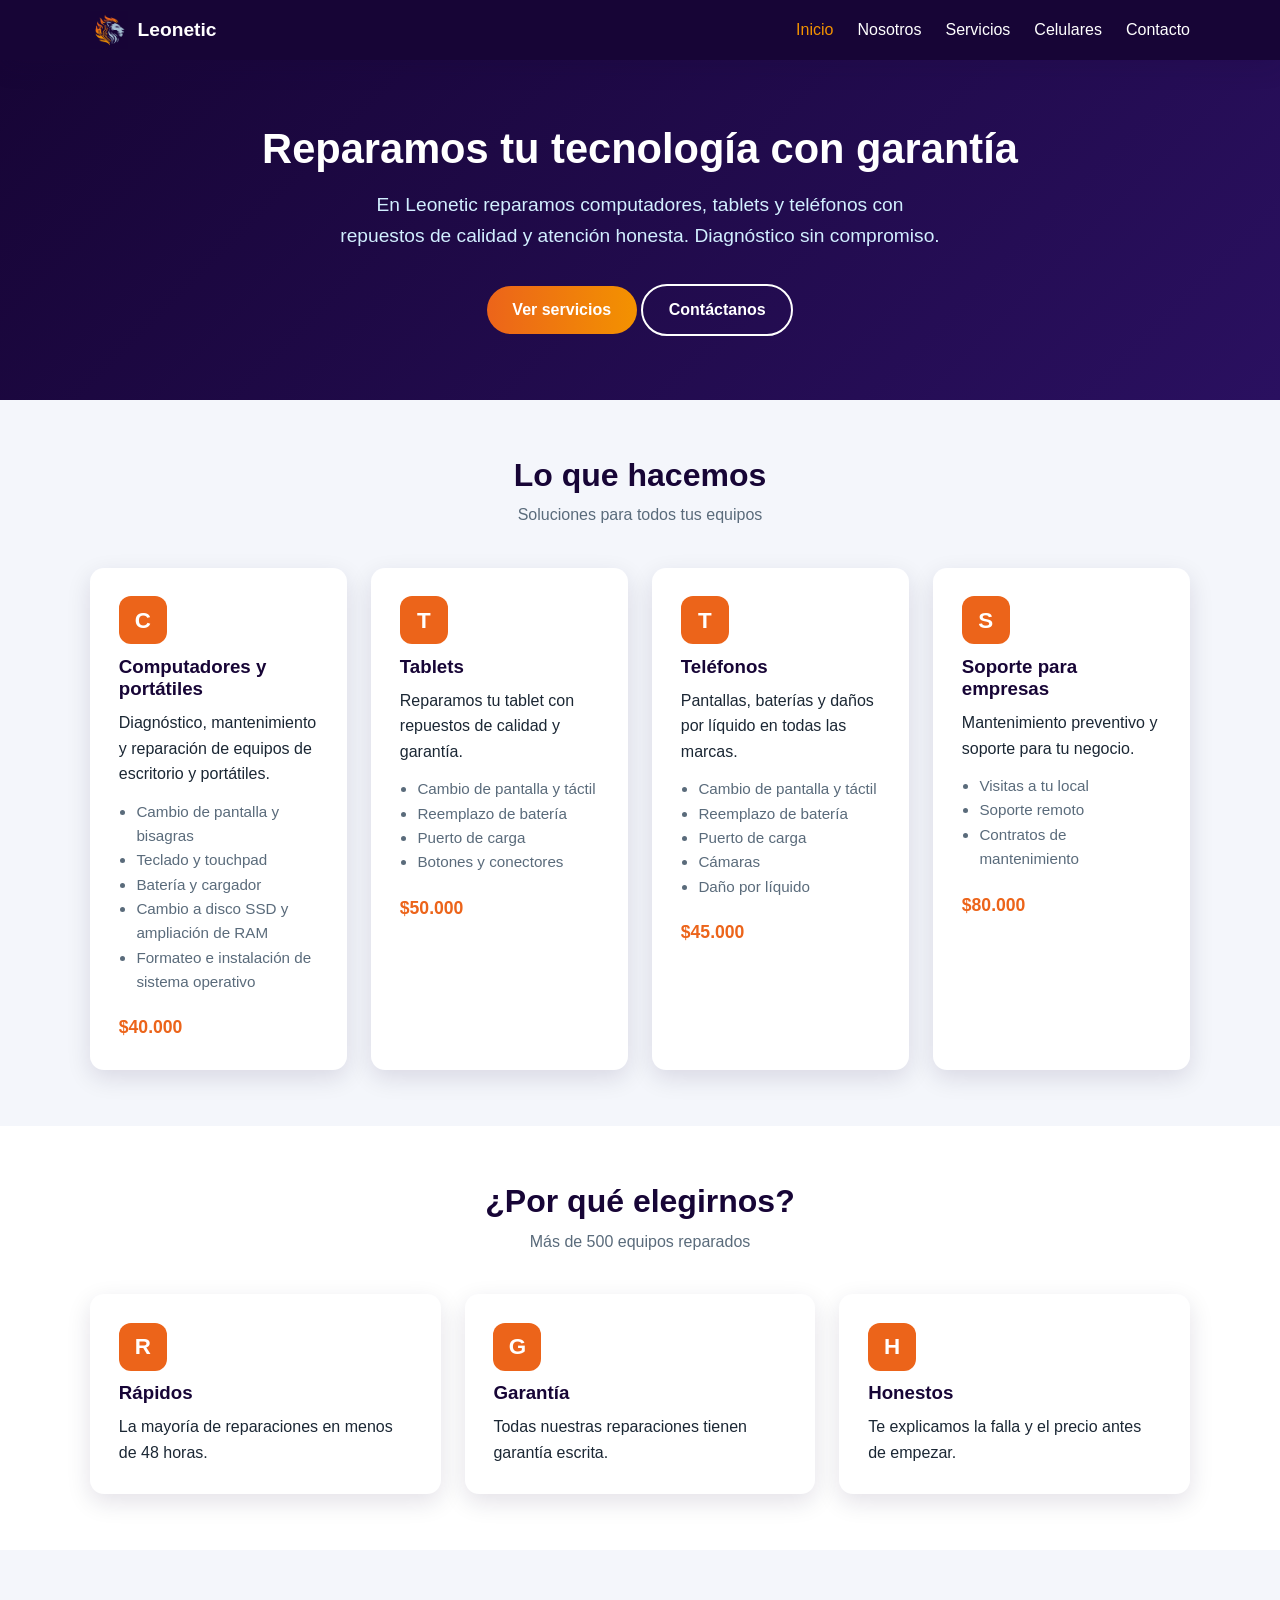
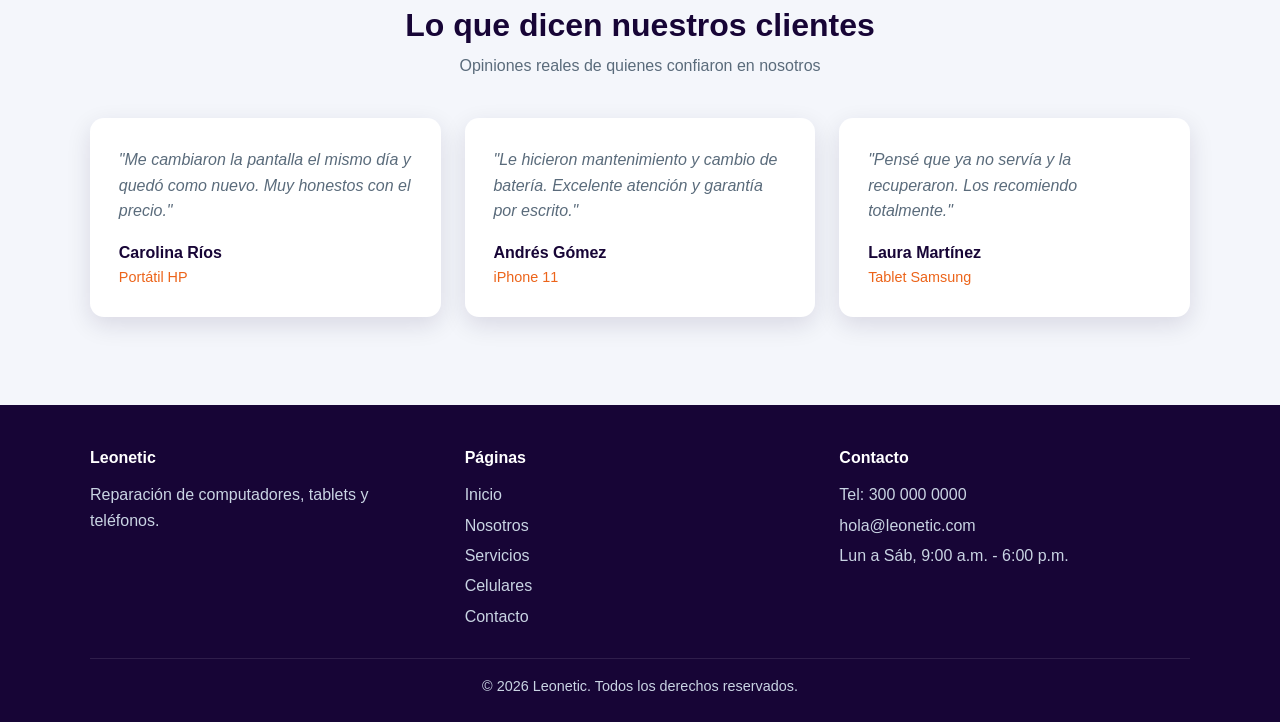
<file: index.html>
<!DOCTYPE html>
<html lang="es">
  <head>
    <meta charset="UTF-8" />
    <meta name="viewport" content="width=device-width, initial-scale=1.0" />
    <title>Leonetic | Reparación de computadores, tablets y teléfonos</title>
    <link rel="icon" href="img/favicon.ico" />
    <link rel="stylesheet" href="css/estilos.css" />
  </head>
  <body>
    <!-- ===== MENÚ DE NAVEGACIÓN (igual en todas las páginas) ===== -->
    <header class="barra">
      <nav class="contenedor">
        <a href="index.html" class="logo">
          <img src="img/logo.png" alt="Logo Leonetic" />
          Leonetic
        </a>
        <button class="hamburguesa" onclick="alternarMenu()">☰</button>
        <ul class="menu" id="menu">
          <li><a href="index.html" class="activo">Inicio</a></li>
          <li><a href="nosotros.html">Nosotros</a></li>
          <li><a href="servicios.html">Servicios</a></li>
          <li><a href="celulares.html">Celulares</a></li>
          <li>
            <a href="contacto.html">Contacto
              <span id="contador" style="background:var(--naranja);border-radius:50%;padding:1px 7px;font-size:0.8rem;display:none;"></span>
            </a>
          </li>
        </ul>
      </nav>
    </header>

    <!-- ===== PORTADA (HERO) ===== -->
    <section class="hero">
      <div class="contenedor">
        <span class="saludo" id="saludo" style="display:none"></span>
        <h1>Reparamos tu tecnología con garantía</h1>
        <p>
          En Leonetic reparamos computadores, tablets y teléfonos con repuestos
          de calidad y atención honesta. Diagnóstico sin compromiso.
        </p>
        <a href="servicios.html" class="boton">Ver servicios</a>
        <a href="contacto.html" class="boton boton-secundario" style="color:#fff;border-color:#fff">Contáctanos</a>
      </div>
    </section>

    <!-- ===== SERVICIOS DESTACADOS (generados con JavaScript) ===== -->
    <section class="seccion">
      <div class="contenedor">
        <h2 class="titulo-seccion">Lo que hacemos</h2>
        <p class="subtitulo">Soluciones para todos tus equipos</p>
        <!-- Este contenedor se llena desde servicios.js -->
        <div class="grilla" id="servicios-inicio"></div>
      </div>
    </section>

    <!-- ===== POR QUÉ LEONETIC ===== -->
    <section class="seccion" style="background:#fff">
      <div class="contenedor">
        <h2 class="titulo-seccion">¿Por qué elegirnos?</h2>
        <p class="subtitulo">Más de 500 equipos reparados</p>
        <div class="grilla">
          <div class="tarjeta">
            <div class="badge">R</div>
            <h3>Rápidos</h3>
            <p>La mayoría de reparaciones en menos de 48 horas.</p>
          </div>
          <div class="tarjeta">
            <div class="badge">G</div>
            <h3>Garantía</h3>
            <p>Todas nuestras reparaciones tienen garantía escrita.</p>
          </div>
          <div class="tarjeta">
            <div class="badge">H</div>
            <h3>Honestos</h3>
            <p>Te explicamos la falla y el precio antes de empezar.</p>
          </div>
        </div>
      </div>
    </section>

    <!-- ===== TESTIMONIOS (generados con JavaScript) ===== -->
    <section class="seccion">
      <div class="contenedor">
        <h2 class="titulo-seccion">Lo que dicen nuestros clientes</h2>
        <p class="subtitulo">Opiniones reales de quienes confiaron en nosotros</p>
        <!-- Este contenedor se llena desde testimonios.js -->
        <div class="grilla" id="lista-testimonios"></div>
      </div>
    </section>

    <!-- ===== FOOTER (igual en todas las páginas) ===== -->
    <footer class="pie">
      <div class="contenedor">
        <div class="columnas">
          <div>
            <h4>Leonetic</h4>
            <p>Reparación de computadores, tablets y teléfonos.</p>
          </div>
          <div>
            <h4>Páginas</h4>
            <a href="index.html">Inicio</a>
            <a href="nosotros.html">Nosotros</a>
            <a href="servicios.html">Servicios</a>
            <a href="celulares.html">Celulares</a>
            <a href="contacto.html">Contacto</a>
          </div>
          <div>
            <h4>Contacto</h4>
            <a href="tel:+573000000000">Tel: 300 000 0000</a>
            <a href="mailto:hola@leonetic.com">hola@leonetic.com</a>
            <p>Lun a Sáb, 9:00 a.m. - 6:00 p.m.</p>
          </div>
        </div>
        <div class="derechos">
          &copy; <span id="anio"></span> Leonetic. Todos los derechos reservados.
        </div>
      </div>
    </footer>

    <!-- ===== Scripts ===== -->
    <script src="js/datos.js"></script>
    <script src="js/comun.js"></script>
    <script src="js/servicios.js"></script>
    <script src="js/testimonios.js"></script>
    <script>
      // Pintamos los servicios en la página de inicio (sin botón de cotización)
      pintarServicios("servicios-inicio", false);
    </script>
  </body>
</html>
</file>
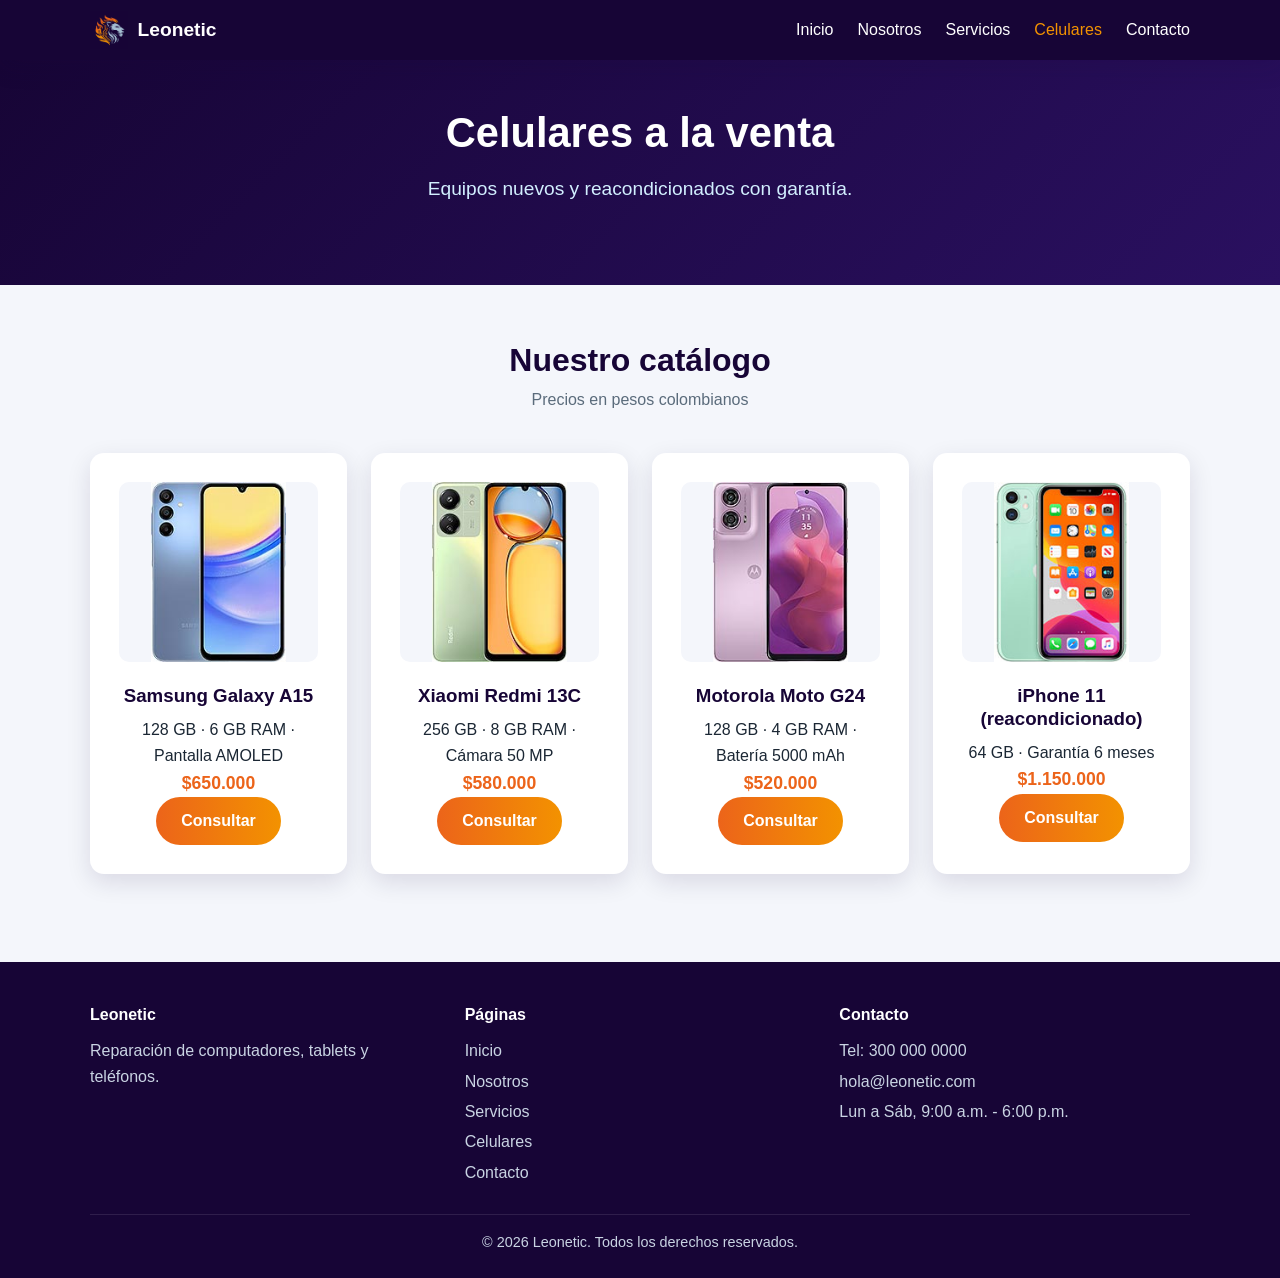
<file: celulares.html>
<!DOCTYPE html>
<html lang="es">
  <head>
    <meta charset="UTF-8" />
    <meta name="viewport" content="width=device-width, initial-scale=1.0" />
    <title>Celulares | Leonetic</title>
    <link rel="icon" href="img/favicon.ico" />
    <link rel="stylesheet" href="css/estilos.css" />
  </head>
  <body>
    <!-- ===== MENÚ DE NAVEGACIÓN ===== -->
    <header class="barra">
      <nav class="contenedor">
        <a href="index.html" class="logo">
          <img src="img/logo.png" alt="Logo Leonetic" />
          Leonetic
        </a>
        <button class="hamburguesa" onclick="alternarMenu()">☰</button>
        <ul class="menu" id="menu">
          <li><a href="index.html">Inicio</a></li>
          <li><a href="nosotros.html">Nosotros</a></li>
          <li><a href="servicios.html">Servicios</a></li>
          <li><a href="celulares.html" class="activo">Celulares</a></li>
          <li>
            <a href="contacto.html">Contacto
              <span id="contador" style="background:var(--naranja);border-radius:50%;padding:1px 7px;font-size:0.8rem;display:none;"></span>
            </a>
          </li>
        </ul>
      </nav>
    </header>

    <!-- ===== ENCABEZADO ===== -->
    <section class="hero" style="padding:3rem 0">
      <div class="contenedor">
        <span class="saludo" id="saludo" style="display:none"></span>
        <h1>Celulares a la venta</h1>
        <p>Equipos nuevos y reacondicionados con garantía.</p>
      </div>
    </section>

    <!-- ===== CATÁLOGO DE CELULARES (generado con JavaScript) ===== -->
    <section class="seccion">
      <div class="contenedor">
        <h2 class="titulo-seccion">Nuestro catálogo</h2>
        <p class="subtitulo">Precios en pesos colombianos</p>
        <!-- Este contenedor se llena desde celulares.js -->
        <div class="grilla" id="lista-celulares"></div>
      </div>
    </section>

    <!-- ===== FOOTER ===== -->
    <footer class="pie">
      <div class="contenedor">
        <div class="columnas">
          <div>
            <h4>Leonetic</h4>
            <p>Reparación de computadores, tablets y teléfonos.</p>
          </div>
          <div>
            <h4>Páginas</h4>
            <a href="index.html">Inicio</a>
            <a href="nosotros.html">Nosotros</a>
            <a href="servicios.html">Servicios</a>
            <a href="celulares.html">Celulares</a>
            <a href="contacto.html">Contacto</a>
          </div>
          <div>
            <h4>Contacto</h4>
            <a href="tel:+573000000000">Tel: 300 000 0000</a>
            <a href="mailto:hola@leonetic.com">hola@leonetic.com</a>
            <p>Lun a Sáb, 9:00 a.m. - 6:00 p.m.</p>
          </div>
        </div>
        <div class="derechos">
          &copy; <span id="anio"></span> Leonetic. Todos los derechos reservados.
        </div>
      </div>
    </footer>

    <!-- ===== Scripts ===== -->
    <script src="js/datos.js"></script>
    <script src="js/comun.js"></script>
    <script src="js/celulares.js"></script>
  </body>
</html>
</file>
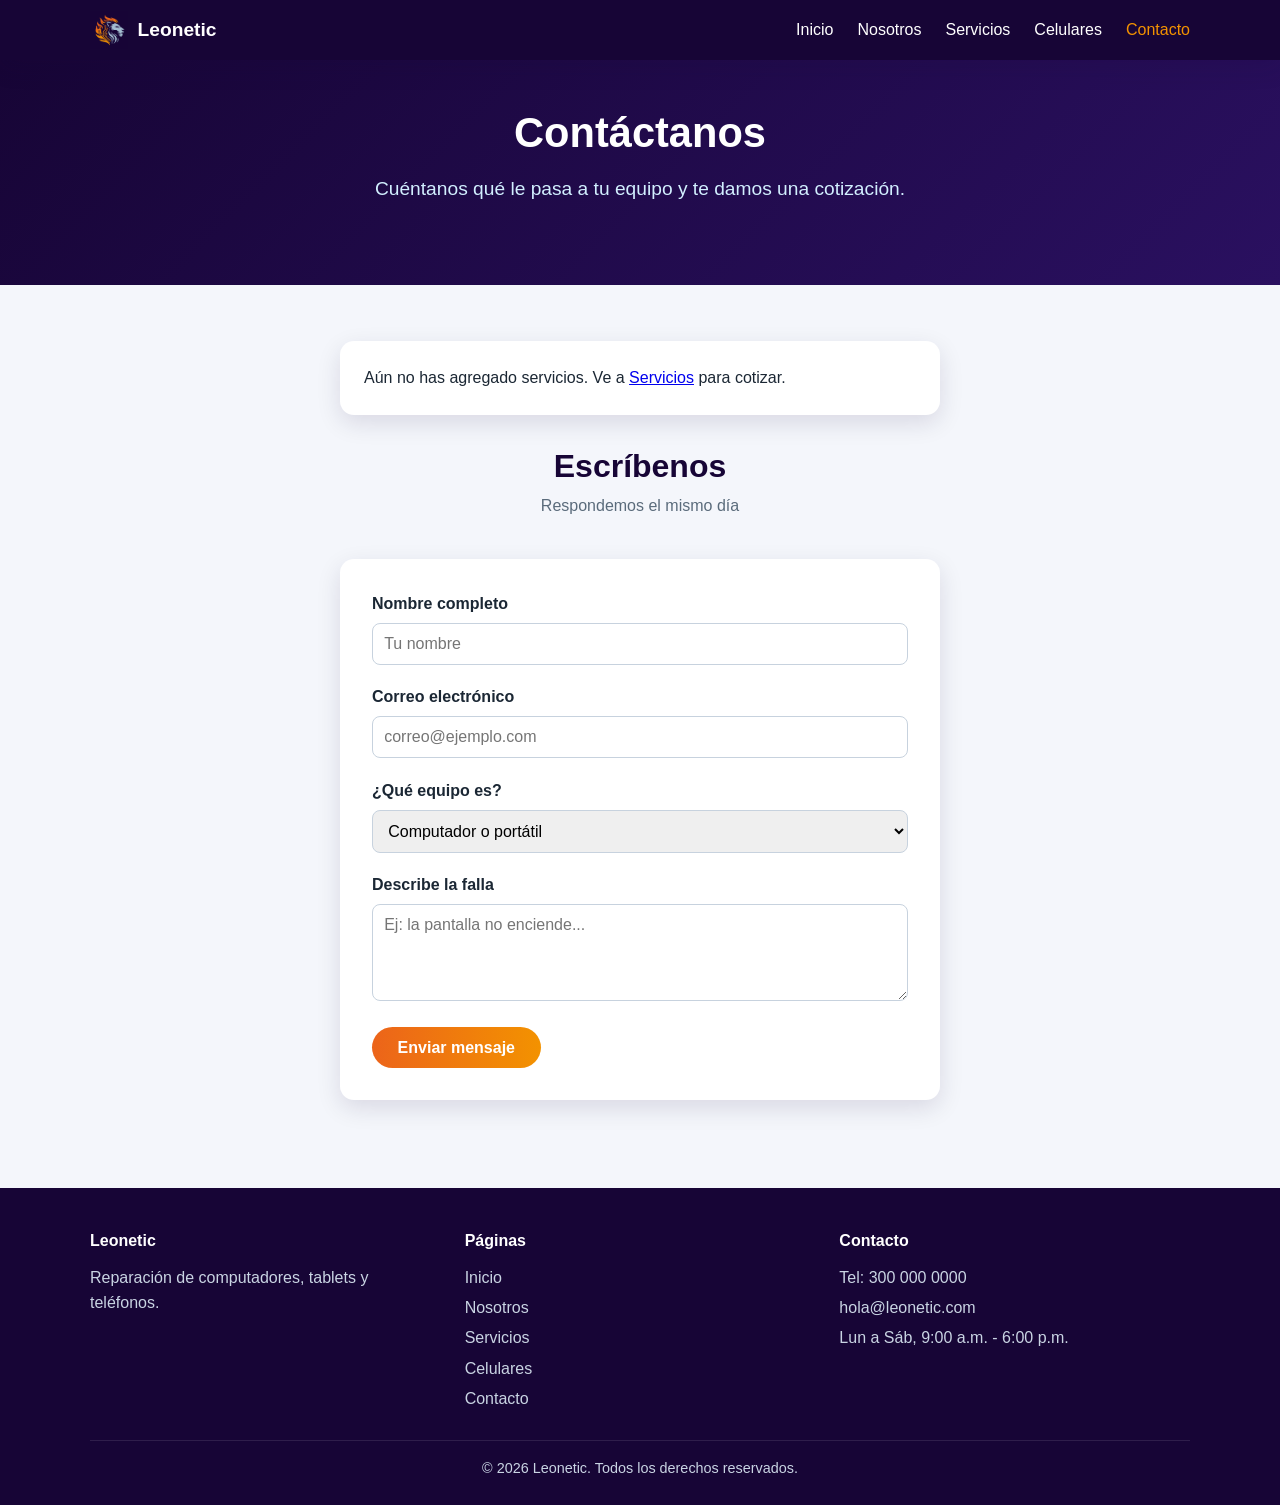
<file: contacto.html>
<!DOCTYPE html>
<html lang="es">
  <head>
    <meta charset="UTF-8" />
    <meta name="viewport" content="width=device-width, initial-scale=1.0" />
    <title>Contacto | Leonetic</title>
    <link rel="icon" href="img/favicon.ico" />
    <link rel="stylesheet" href="css/estilos.css" />
  </head>
  <body>
    <!-- ===== MENÚ DE NAVEGACIÓN ===== -->
    <header class="barra">
      <nav class="contenedor">
        <a href="index.html" class="logo">
          <img src="img/logo.png" alt="Logo Leonetic" />
          Leonetic
        </a>
        <button class="hamburguesa" onclick="alternarMenu()">☰</button>
        <ul class="menu" id="menu">
          <li><a href="index.html">Inicio</a></li>
          <li><a href="nosotros.html">Nosotros</a></li>
          <li><a href="servicios.html">Servicios</a></li>
          <li><a href="celulares.html">Celulares</a></li>
          <li>
            <a href="contacto.html" class="activo">Contacto
              <span id="contador" style="background:var(--naranja);border-radius:50%;padding:1px 7px;font-size:0.8rem;display:none;"></span>
            </a>
          </li>
        </ul>
      </nav>
    </header>

    <!-- ===== ENCABEZADO ===== -->
    <section class="hero" style="padding:3rem 0">
      <div class="contenedor">
        <span class="saludo" id="saludo" style="display:none"></span>
        <h1>Contáctanos</h1>
        <p>Cuéntanos qué le pasa a tu equipo y te damos una cotización.</p>
      </div>
    </section>

    <section class="seccion">
      <div class="contenedor">
        <!-- ===== RESUMEN DE COTIZACIÓN (desde sessionStorage) ===== -->
        <div class="resumen" id="resumen-cotizacion"></div>

        <!-- ===== FORMULARIO ===== -->
        <h2 class="titulo-seccion">Escríbenos</h2>
        <p class="subtitulo">Respondemos el mismo día</p>

        <form class="formulario" id="form-contacto">
          <div class="campo">
            <label for="nombre">Nombre completo</label>
            <input type="text" id="nombre" placeholder="Tu nombre" required />
          </div>

          <div class="campo">
            <label for="correo">Correo electrónico</label>
            <input type="email" id="correo" placeholder="correo@ejemplo.com" required />
          </div>

          <div class="campo">
            <label for="equipo">¿Qué equipo es?</label>
            <select id="equipo">
              <option value="computador">Computador o portátil</option>
              <option value="tablet">Tablet</option>
              <option value="telefono">Teléfono</option>
              <option value="otro">Otro</option>
            </select>
          </div>

          <div class="campo">
            <label for="mensaje">Describe la falla</label>
            <textarea id="mensaje" rows="4" placeholder="Ej: la pantalla no enciende..." required></textarea>
          </div>

          <button type="submit" class="boton">Enviar mensaje</button>

          <!-- Mensaje de éxito (aparece con JavaScript) -->
          <div class="mensaje-ok" id="mensaje-ok"></div>
        </form>
      </div>
    </section>

    <!-- ===== FOOTER ===== -->
    <footer class="pie">
      <div class="contenedor">
        <div class="columnas">
          <div>
            <h4>Leonetic</h4>
            <p>Reparación de computadores, tablets y teléfonos.</p>
          </div>
          <div>
            <h4>Páginas</h4>
            <a href="index.html">Inicio</a>
            <a href="nosotros.html">Nosotros</a>
            <a href="servicios.html">Servicios</a>
            <a href="celulares.html">Celulares</a>
            <a href="contacto.html">Contacto</a>
          </div>
          <div>
            <h4>Contacto</h4>
            <a href="tel:+573000000000">Tel: 300 000 0000</a>
            <a href="mailto:hola@leonetic.com">hola@leonetic.com</a>
            <p>Lun a Sáb, 9:00 a.m. - 6:00 p.m.</p>
          </div>
        </div>
        <div class="derechos">
          &copy; <span id="anio"></span> Leonetic. Todos los derechos reservados.
        </div>
      </div>
    </footer>

    <!-- ===== Scripts ===== -->
    <script src="js/datos.js"></script>
    <script src="js/comun.js"></script>
    <script src="js/contacto.js"></script>
  </body>
</html>
</file>
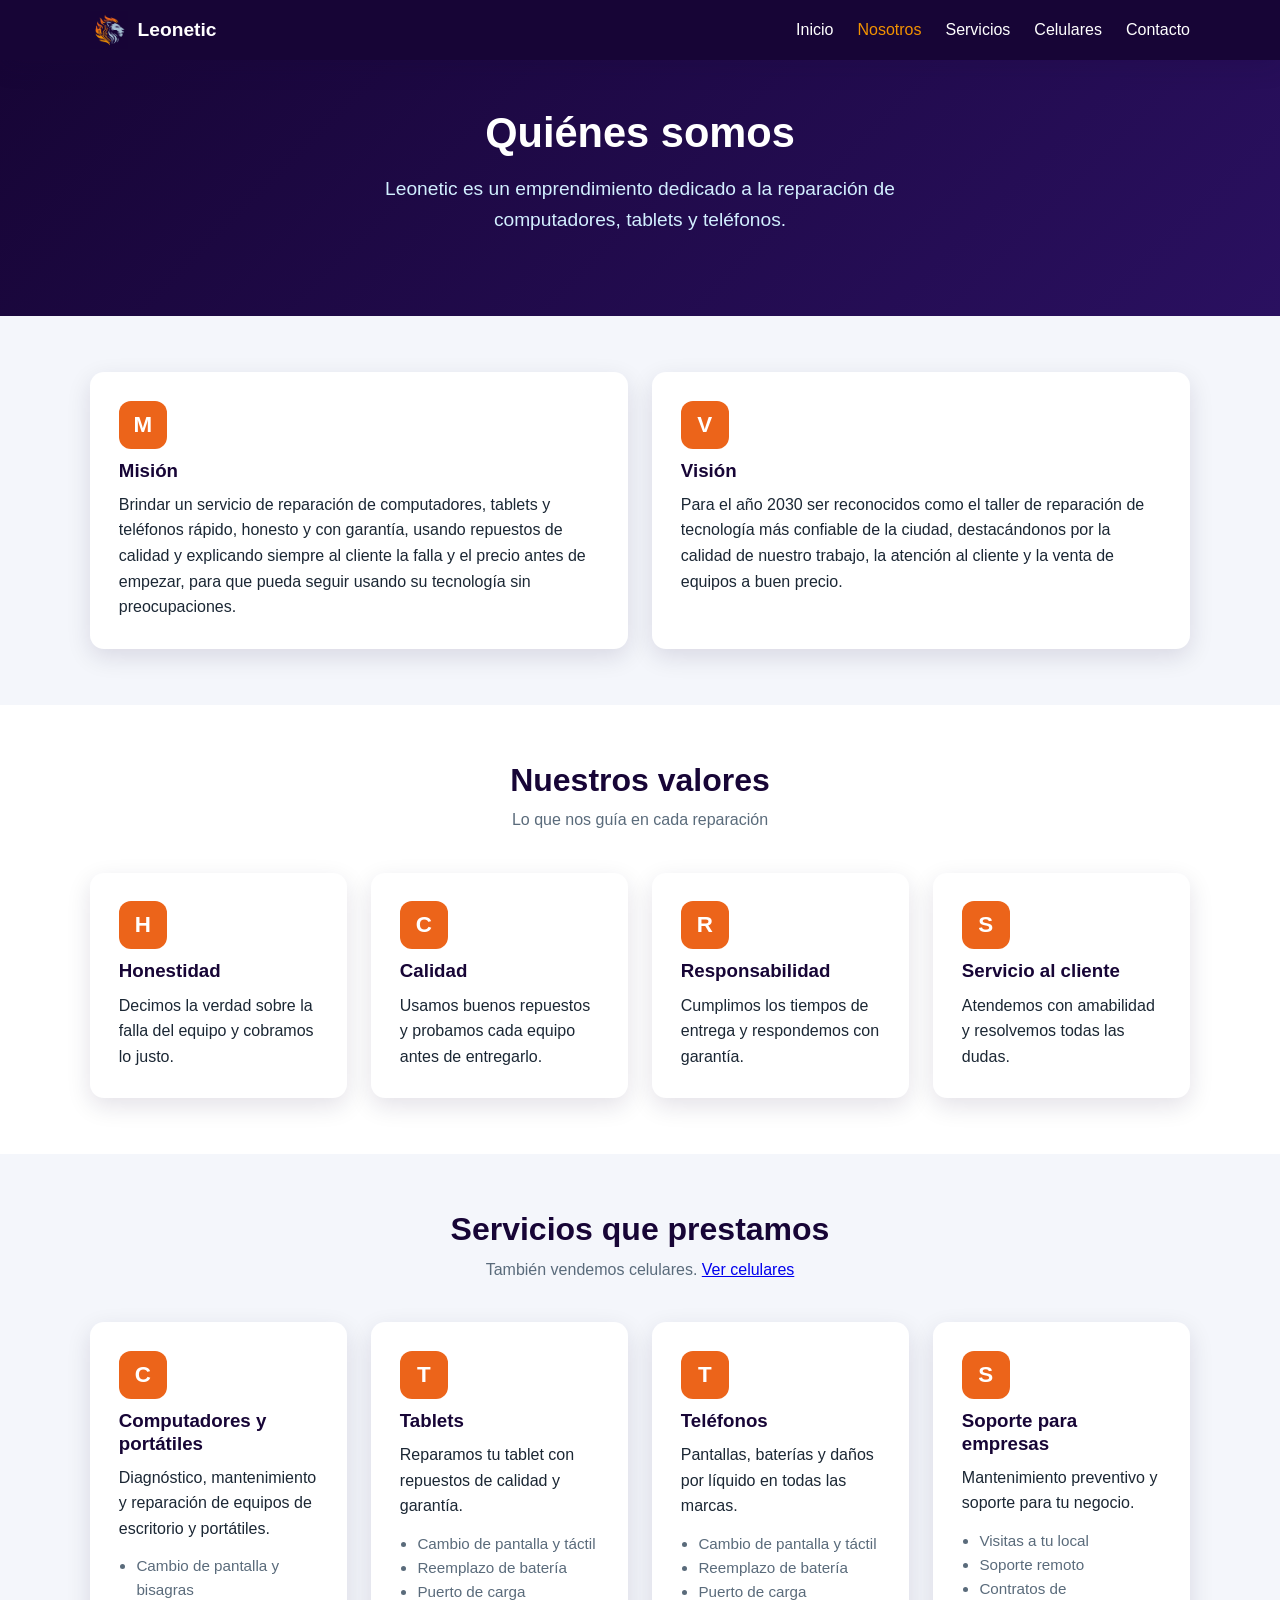
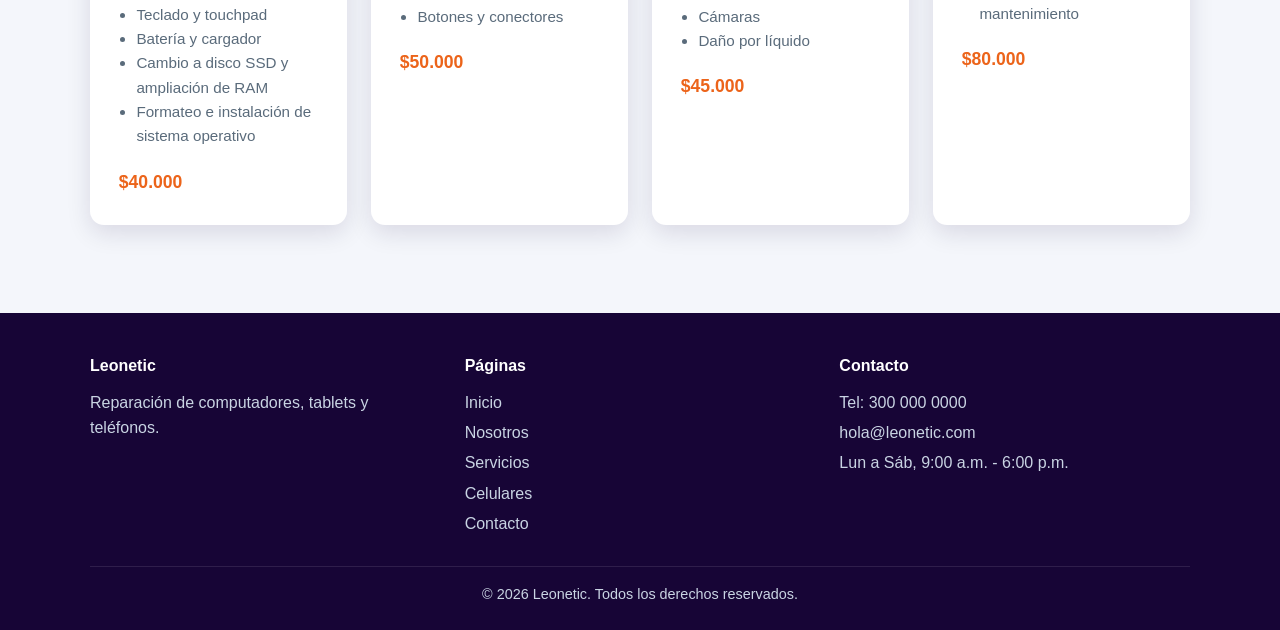
<file: nosotros.html>
<!DOCTYPE html>
<html lang="es">
  <head>
    <meta charset="UTF-8" />
    <meta name="viewport" content="width=device-width, initial-scale=1.0" />
    <title>Nosotros | Leonetic</title>
    <link rel="icon" href="img/favicon.ico" />
    <link rel="stylesheet" href="css/estilos.css" />
  </head>
  <body>
    <!-- ===== MENÚ DE NAVEGACIÓN ===== -->
    <header class="barra">
      <nav class="contenedor">
        <a href="index.html" class="logo">
          <img src="img/logo.png" alt="Logo Leonetic" />
          Leonetic
        </a>
        <button class="hamburguesa" onclick="alternarMenu()">☰</button>
        <ul class="menu" id="menu">
          <li><a href="index.html">Inicio</a></li>
          <li><a href="nosotros.html" class="activo">Nosotros</a></li>
          <li><a href="servicios.html">Servicios</a></li>
          <li><a href="celulares.html">Celulares</a></li>
          <li>
            <a href="contacto.html">Contacto
              <span id="contador" style="background:var(--naranja);border-radius:50%;padding:1px 7px;font-size:0.8rem;display:none;"></span>
            </a>
          </li>
        </ul>
      </nav>
    </header>

    <!-- ===== ENCABEZADO DE LA PÁGINA ===== -->
    <section class="hero" style="padding:3rem 0">
      <div class="contenedor">
        <span class="saludo" id="saludo" style="display:none"></span>
        <h1>Quiénes somos</h1>
        <p>Leonetic es un emprendimiento dedicado a la reparación de computadores, tablets y teléfonos.</p>
      </div>
    </section>

    <!-- ===== MISIÓN Y VISIÓN ===== -->
    <section class="seccion">
      <div class="contenedor">
        <div class="grilla">
          <div class="tarjeta">
            <div class="badge">M</div>
            <h3>Misión</h3>
            <p>
              Brindar un servicio de reparación de computadores, tablets y teléfonos
              rápido, honesto y con garantía, usando repuestos de calidad y explicando
              siempre al cliente la falla y el precio antes de empezar, para que pueda
              seguir usando su tecnología sin preocupaciones.
            </p>
          </div>
          <div class="tarjeta">
            <div class="badge">V</div>
            <h3>Visión</h3>
            <p>
              Para el año 2030 ser reconocidos como el taller de reparación de
              tecnología más confiable de la ciudad, destacándonos por la calidad de
              nuestro trabajo, la atención al cliente y la venta de equipos a buen precio.
            </p>
          </div>
        </div>
      </div>
    </section>

    <!-- ===== VALORES ===== -->
    <section class="seccion" style="background:#fff">
      <div class="contenedor">
        <h2 class="titulo-seccion">Nuestros valores</h2>
        <p class="subtitulo">Lo que nos guía en cada reparación</p>
        <div class="grilla">
          <div class="tarjeta">
            <div class="badge">H</div>
            <h3>Honestidad</h3>
            <p>Decimos la verdad sobre la falla del equipo y cobramos lo justo.</p>
          </div>
          <div class="tarjeta">
            <div class="badge">C</div>
            <h3>Calidad</h3>
            <p>Usamos buenos repuestos y probamos cada equipo antes de entregarlo.</p>
          </div>
          <div class="tarjeta">
            <div class="badge">R</div>
            <h3>Responsabilidad</h3>
            <p>Cumplimos los tiempos de entrega y respondemos con garantía.</p>
          </div>
          <div class="tarjeta">
            <div class="badge">S</div>
            <h3>Servicio al cliente</h3>
            <p>Atendemos con amabilidad y resolvemos todas las dudas.</p>
          </div>
        </div>
      </div>
    </section>

    <!-- ===== PRODUCTOS Y SERVICIOS (generados con JavaScript) ===== -->
    <section class="seccion">
      <div class="contenedor">
        <h2 class="titulo-seccion">Servicios que prestamos</h2>
        <p class="subtitulo">También vendemos celulares. <a href="celulares.html">Ver celulares</a></p>
        <div class="grilla" id="servicios-nosotros"></div>
      </div>
    </section>

    <!-- ===== FOOTER ===== -->
    <footer class="pie">
      <div class="contenedor">
        <div class="columnas">
          <div>
            <h4>Leonetic</h4>
            <p>Reparación de computadores, tablets y teléfonos.</p>
          </div>
          <div>
            <h4>Páginas</h4>
            <a href="index.html">Inicio</a>
            <a href="nosotros.html">Nosotros</a>
            <a href="servicios.html">Servicios</a>
            <a href="celulares.html">Celulares</a>
            <a href="contacto.html">Contacto</a>
          </div>
          <div>
            <h4>Contacto</h4>
            <a href="tel:+573000000000">Tel: 300 000 0000</a>
            <a href="mailto:hola@leonetic.com">hola@leonetic.com</a>
            <p>Lun a Sáb, 9:00 a.m. - 6:00 p.m.</p>
          </div>
        </div>
        <div class="derechos">
          &copy; <span id="anio"></span> Leonetic. Todos los derechos reservados.
        </div>
      </div>
    </footer>

    <!-- ===== Scripts ===== -->
    <script src="js/datos.js"></script>
    <script src="js/comun.js"></script>
    <script src="js/servicios.js"></script>
    <script>
      pintarServicios("servicios-nosotros", false);
    </script>
  </body>
</html>
</file>
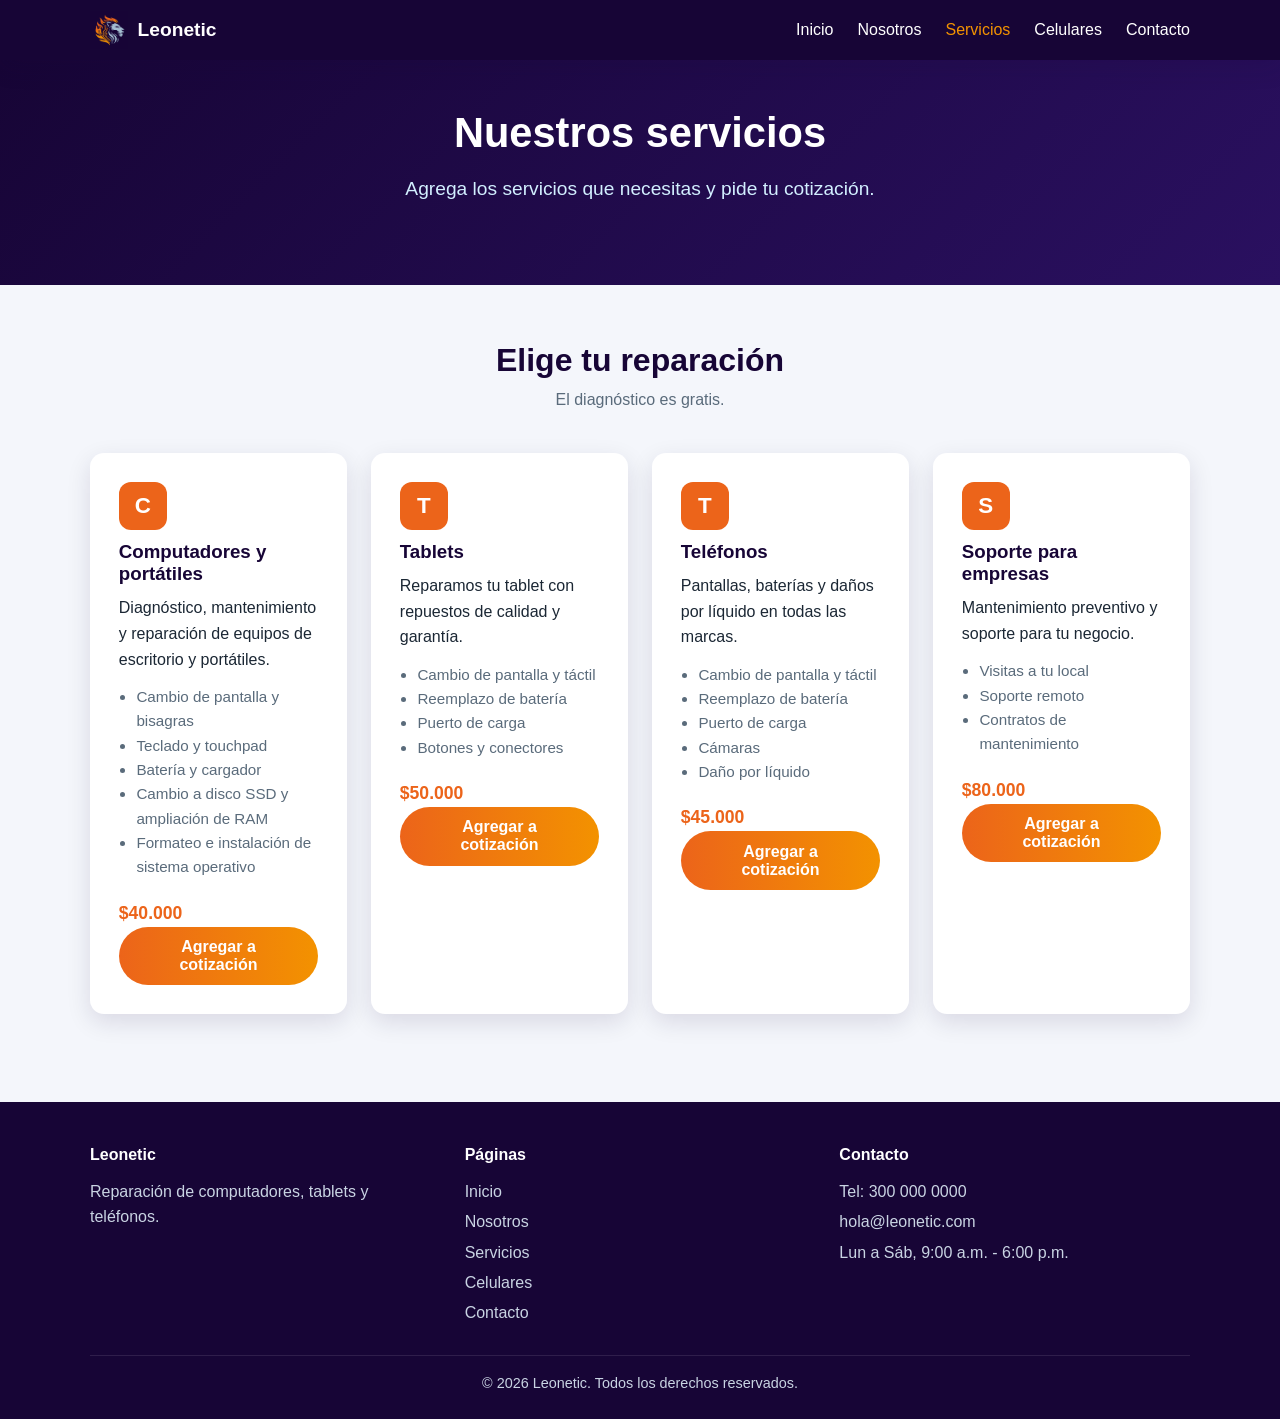
<file: servicios.html>
<!DOCTYPE html>
<html lang="es">
  <head>
    <meta charset="UTF-8" />
    <meta name="viewport" content="width=device-width, initial-scale=1.0" />
    <title>Servicios | Leonetic</title>
    <link rel="icon" href="img/favicon.ico" />
    <link rel="stylesheet" href="css/estilos.css" />
  </head>
  <body>
    <!-- ===== MENÚ DE NAVEGACIÓN ===== -->
    <header class="barra">
      <nav class="contenedor">
        <a href="index.html" class="logo">
          <img src="img/logo.png" alt="Logo Leonetic" />
          Leonetic
        </a>
        <button class="hamburguesa" onclick="alternarMenu()">☰</button>
        <ul class="menu" id="menu">
          <li><a href="index.html">Inicio</a></li>
          <li><a href="nosotros.html">Nosotros</a></li>
          <li><a href="servicios.html" class="activo">Servicios</a></li>
          <li><a href="celulares.html">Celulares</a></li>
          <li>
            <a href="contacto.html">Contacto
              <span id="contador" style="background:var(--naranja);border-radius:50%;padding:1px 7px;font-size:0.8rem;display:none;"></span>
            </a>
          </li>
        </ul>
      </nav>
    </header>

    <!-- ===== ENCABEZADO DE LA PÁGINA ===== -->
    <section class="hero" style="padding:3rem 0">
      <div class="contenedor">
        <span class="saludo" id="saludo" style="display:none"></span>
        <h1>Nuestros servicios</h1>
        <p>Agrega los servicios que necesitas y pide tu cotización.</p>
      </div>
    </section>

    <!-- ===== CATÁLOGO DE SERVICIOS (generado con JavaScript) ===== -->
    <section class="seccion">
      <div class="contenedor">
        <h2 class="titulo-seccion">Elige tu reparación</h2>
        <p class="subtitulo">El diagnóstico es gratis.</p>
        <!-- Este contenedor se llena desde servicios.js, con botones -->
        <div class="grilla" id="servicios-lista"></div>
      </div>
    </section>

    <!-- ===== FOOTER ===== -->
    <footer class="pie">
      <div class="contenedor">
        <div class="columnas">
          <div>
            <h4>Leonetic</h4>
            <p>Reparación de computadores, tablets y teléfonos.</p>
          </div>
          <div>
            <h4>Páginas</h4>
            <a href="index.html">Inicio</a>
            <a href="nosotros.html">Nosotros</a>
            <a href="servicios.html">Servicios</a>
            <a href="celulares.html">Celulares</a>
            <a href="contacto.html">Contacto</a>
          </div>
          <div>
            <h4>Contacto</h4>
            <a href="tel:+573000000000">Tel: 300 000 0000</a>
            <a href="mailto:hola@leonetic.com">hola@leonetic.com</a>
            <p>Lun a Sáb, 9:00 a.m. - 6:00 p.m.</p>
          </div>
        </div>
        <div class="derechos">
          &copy; <span id="anio"></span> Leonetic. Todos los derechos reservados.
        </div>
      </div>
    </footer>

    <!-- ===== Scripts ===== -->
    <script src="js/datos.js"></script>
    <script src="js/comun.js"></script>
    <script src="js/servicios.js"></script>
    <script>
      // Pintamos los servicios CON botón de "Agregar a cotización"
      pintarServicios("servicios-lista", true);
    </script>
  </body>
</html>
</file>
<file: css/estilos.css>
/* ============================================================
   Leonetic - Hoja de estilos principal
   Diseño estándar para todo el sitio: colores, tipografías,
   botones, tarjetas y títulos iguales en todas las páginas.
   ============================================================ */

/* ---- Variables de color de la marca ---- */
:root {
  --naranja: #ec641a;
  --naranja-claro: #f39200;
  --azul-oscuro: #170536;
  --celeste: #46c8ff;
  --gris-fondo: #f4f6fb;
  --gris-texto: #1b2734;
  --blanco: #ffffff;
  --sombra: 0 8px 24px rgba(23, 5, 54, 0.12);
}

/* ---- Reset básico ---- */
* {
  margin: 0;
  padding: 0;
  box-sizing: border-box;
}

body {
  font-family: "Segoe UI", Arial, sans-serif;
  color: var(--gris-texto);
  background-color: var(--gris-fondo);
  line-height: 1.6;
}

/* ---- Contenedor central ---- */
.contenedor {
  width: 90%;
  max-width: 1100px;
  margin: 0 auto;
}

/* ---- Títulos ---- */
h1, h2, h3 {
  color: var(--azul-oscuro);
  line-height: 1.2;
}

h2.titulo-seccion {
  text-align: center;
  font-size: 2rem;
  margin-bottom: 0.5rem;
}

.subtitulo {
  text-align: center;
  color: #5a6b7b;
  margin-bottom: 2.5rem;
}

/* ============================================================
   MENÚ DE NAVEGACIÓN (igual en todas las páginas)
   ============================================================ */
.barra {
  background-color: var(--azul-oscuro);
  position: sticky;
  top: 0;
  z-index: 50;
  box-shadow: var(--sombra);
}

.barra .contenedor {
  display: flex;
  align-items: center;
  justify-content: space-between;
  padding: 0.7rem 0;
}

.logo {
  display: flex;
  align-items: center;
  gap: 0.6rem;
  color: var(--blanco);
  font-weight: bold;
  font-size: 1.2rem;
  text-decoration: none;
}

.logo img {
  height: 38px;
  width: auto;
}

.menu {
  list-style: none;
  display: flex;
  gap: 1.5rem;
}

.menu a {
  color: var(--blanco);
  text-decoration: none;
  font-weight: 500;
  transition: color 0.2s;
}

.menu a:hover,
.menu a.activo {
  color: var(--naranja-claro);
}

/* Botón hamburguesa (solo visible en celular) */
.hamburguesa {
  display: none;
  background: none;
  border: none;
  color: var(--blanco);
  font-size: 1.8rem;
  cursor: pointer;
}

/* ============================================================
   BOTONES (estilo estándar)
   ============================================================ */
.boton {
  display: inline-block;
  background: linear-gradient(90deg, var(--naranja), var(--naranja-claro));
  color: var(--blanco);
  padding: 0.7rem 1.6rem;
  border: none;
  border-radius: 30px;
  font-size: 1rem;
  font-weight: 600;
  text-decoration: none;
  cursor: pointer;
  transition: transform 0.15s, box-shadow 0.15s;
}

.boton:hover {
  transform: translateY(-2px);
  box-shadow: var(--sombra);
}

.boton-secundario {
  background: transparent;
  color: var(--azul-oscuro);
  border: 2px solid var(--naranja);
}

/* ============================================================
   HERO (portada)
   ============================================================ */
.hero {
  background: linear-gradient(135deg, var(--azul-oscuro), #2a1060);
  color: var(--blanco);
  padding: 4rem 0;
  text-align: center;
}

.hero h1 {
  color: var(--blanco);
  font-size: 2.6rem;
  margin-bottom: 1rem;
}

.hero p {
  font-size: 1.2rem;
  max-width: 600px;
  margin: 0 auto 2rem;
  color: #d2efff;
}

.saludo {
  display: inline-block;
  background: rgba(70, 200, 255, 0.15);
  color: var(--celeste);
  padding: 0.4rem 1rem;
  border-radius: 20px;
  margin-bottom: 1rem;
  font-weight: 600;
}

/* ============================================================
   TARJETAS (estilo estándar en todo el sitio)
   ============================================================ */
.seccion {
  padding: 3.5rem 0;
}

.grilla {
  display: grid;
  grid-template-columns: repeat(auto-fit, minmax(250px, 1fr));
  gap: 1.5rem;
}

.tarjeta {
  background: var(--blanco);
  border-radius: 14px;
  padding: 1.8rem;
  box-shadow: var(--sombra);
  transition: transform 0.2s;
}

.tarjeta:hover {
  transform: translateY(-5px);
}

.tarjeta .icono {
  font-size: 2.5rem;
  margin-bottom: 0.5rem;
}

/* Recuadro con la inicial (icono simple del servicio) */
.badge {
  width: 48px;
  height: 48px;
  border-radius: 12px;
  background-color: var(--naranja);
  color: var(--blanco);
  display: flex;
  align-items: center;
  justify-content: center;
  font-size: 1.4rem;
  font-weight: bold;
  margin-bottom: 0.7rem;
}

.tarjeta h3 {
  margin-bottom: 0.6rem;
}

.tarjeta ul {
  margin: 0.8rem 0 1.2rem 1.1rem;
  color: #5a6b7b;
  font-size: 0.95rem;
}

.precio {
  color: var(--naranja);
  font-weight: bold;
  font-size: 1.1rem;
}

/* Tarjeta de producto (celulares) */
.tarjeta-producto {
  text-align: center;
}

.tarjeta-producto img {
  width: 100%;
  height: 180px;
  object-fit: contain;
  background: var(--gris-fondo);
  border-radius: 10px;
  margin-bottom: 1rem;
}

/* Tarjeta de testimonio */
.comentario {
  font-style: italic;
  color: #5a6b7b;
  margin-bottom: 1rem;
}

.autor {
  font-weight: bold;
  color: var(--azul-oscuro);
}

.equipo-cliente {
  color: var(--naranja);
  font-size: 0.9rem;
}

/* ============================================================
   FORMULARIO
   ============================================================ */
.formulario {
  background: var(--blanco);
  border-radius: 14px;
  padding: 2rem;
  box-shadow: var(--sombra);
  max-width: 600px;
  margin: 0 auto;
}

.campo {
  margin-bottom: 1.2rem;
}

.campo label {
  display: block;
  margin-bottom: 0.4rem;
  font-weight: 600;
}

.campo input,
.campo select,
.campo textarea {
  width: 100%;
  padding: 0.7rem;
  border: 1px solid #c7d2de;
  border-radius: 8px;
  font-size: 1rem;
  font-family: inherit;
}

.campo input:focus,
.campo select:focus,
.campo textarea:focus {
  outline: none;
  border-color: var(--naranja);
}

.mensaje-ok {
  background: #e6f9ec;
  color: #1a7f37;
  padding: 1rem;
  border-radius: 8px;
  margin-top: 1rem;
  display: none;
}

/* Resumen de cotización (sessionStorage) */
.resumen {
  background: var(--blanco);
  border-radius: 14px;
  padding: 1.5rem;
  box-shadow: var(--sombra);
  max-width: 600px;
  margin: 0 auto 2rem;
}

.resumen ul {
  list-style: none;
  margin-top: 0.8rem;
}

.resumen li {
  display: flex;
  justify-content: space-between;
  padding: 0.5rem 0;
  border-bottom: 1px solid #eef1f6;
}

/* ============================================================
   FOOTER (igual en todas las páginas)
   ============================================================ */
.pie {
  background-color: var(--azul-oscuro);
  color: #c9d4e3;
  padding: 2.5rem 0 1.5rem;
  margin-top: 2rem;
}

.pie .columnas {
  display: grid;
  grid-template-columns: repeat(auto-fit, minmax(200px, 1fr));
  gap: 1.5rem;
  margin-bottom: 1.5rem;
}

.pie h4 {
  color: var(--blanco);
  margin-bottom: 0.7rem;
}

.pie a {
  color: #c9d4e3;
  text-decoration: none;
  display: block;
  margin-bottom: 0.3rem;
}

.pie a:hover {
  color: var(--naranja-claro);
}

.pie .derechos {
  text-align: center;
  border-top: 1px solid rgba(255, 255, 255, 0.1);
  padding-top: 1rem;
  font-size: 0.9rem;
}

/* ============================================================
   RESPONSIVO (celular y tablet)
   ============================================================ */
@media (max-width: 768px) {
  .hamburguesa {
    display: block;
  }

  .menu {
    position: absolute;
    top: 100%;
    left: 0;
    right: 0;
    background: var(--azul-oscuro);
    flex-direction: column;
    gap: 0;
    padding: 1rem 0;
    display: none;
  }

  .menu.abierto {
    display: flex;
  }

  .menu li {
    text-align: center;
    padding: 0.6rem 0;
  }

  .hero h1 {
    font-size: 1.9rem;
  }

  .hero p {
    font-size: 1rem;
  }

  h2.titulo-seccion {
    font-size: 1.6rem;
  }
}
</file>
